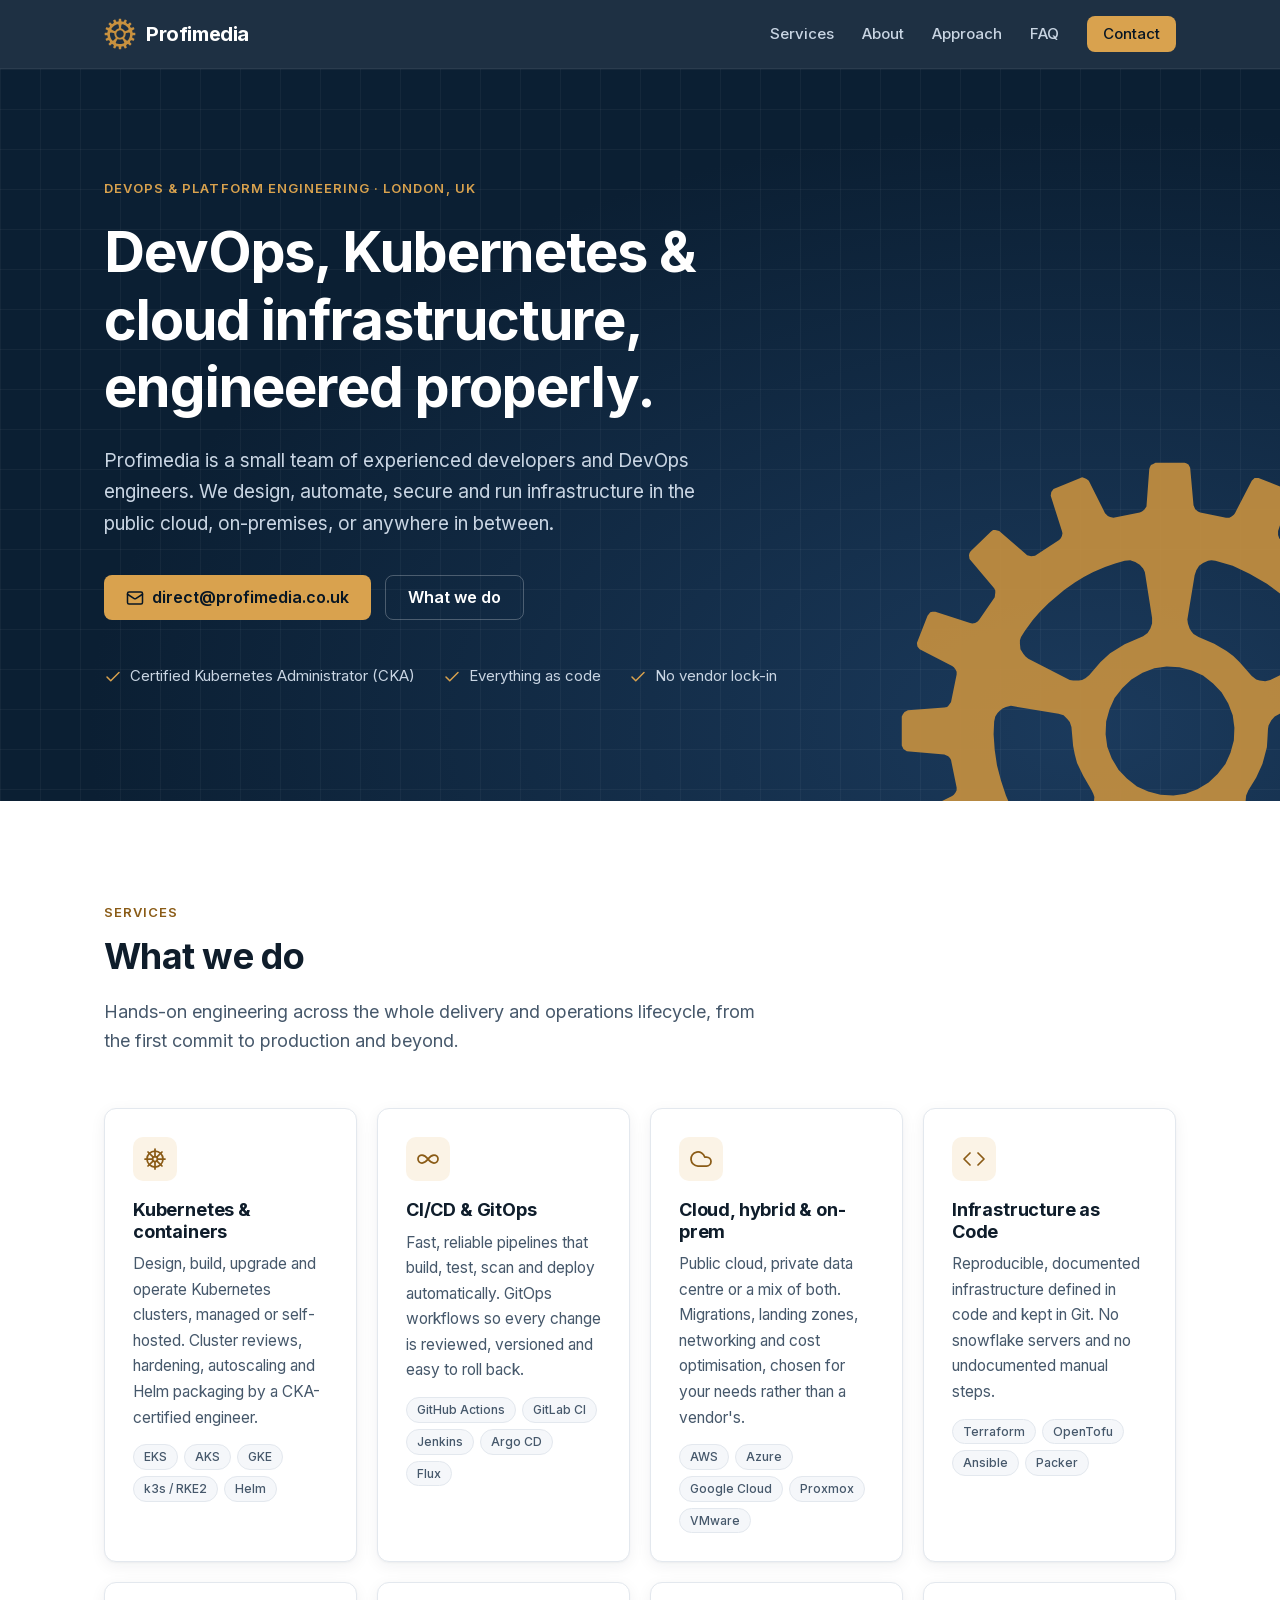
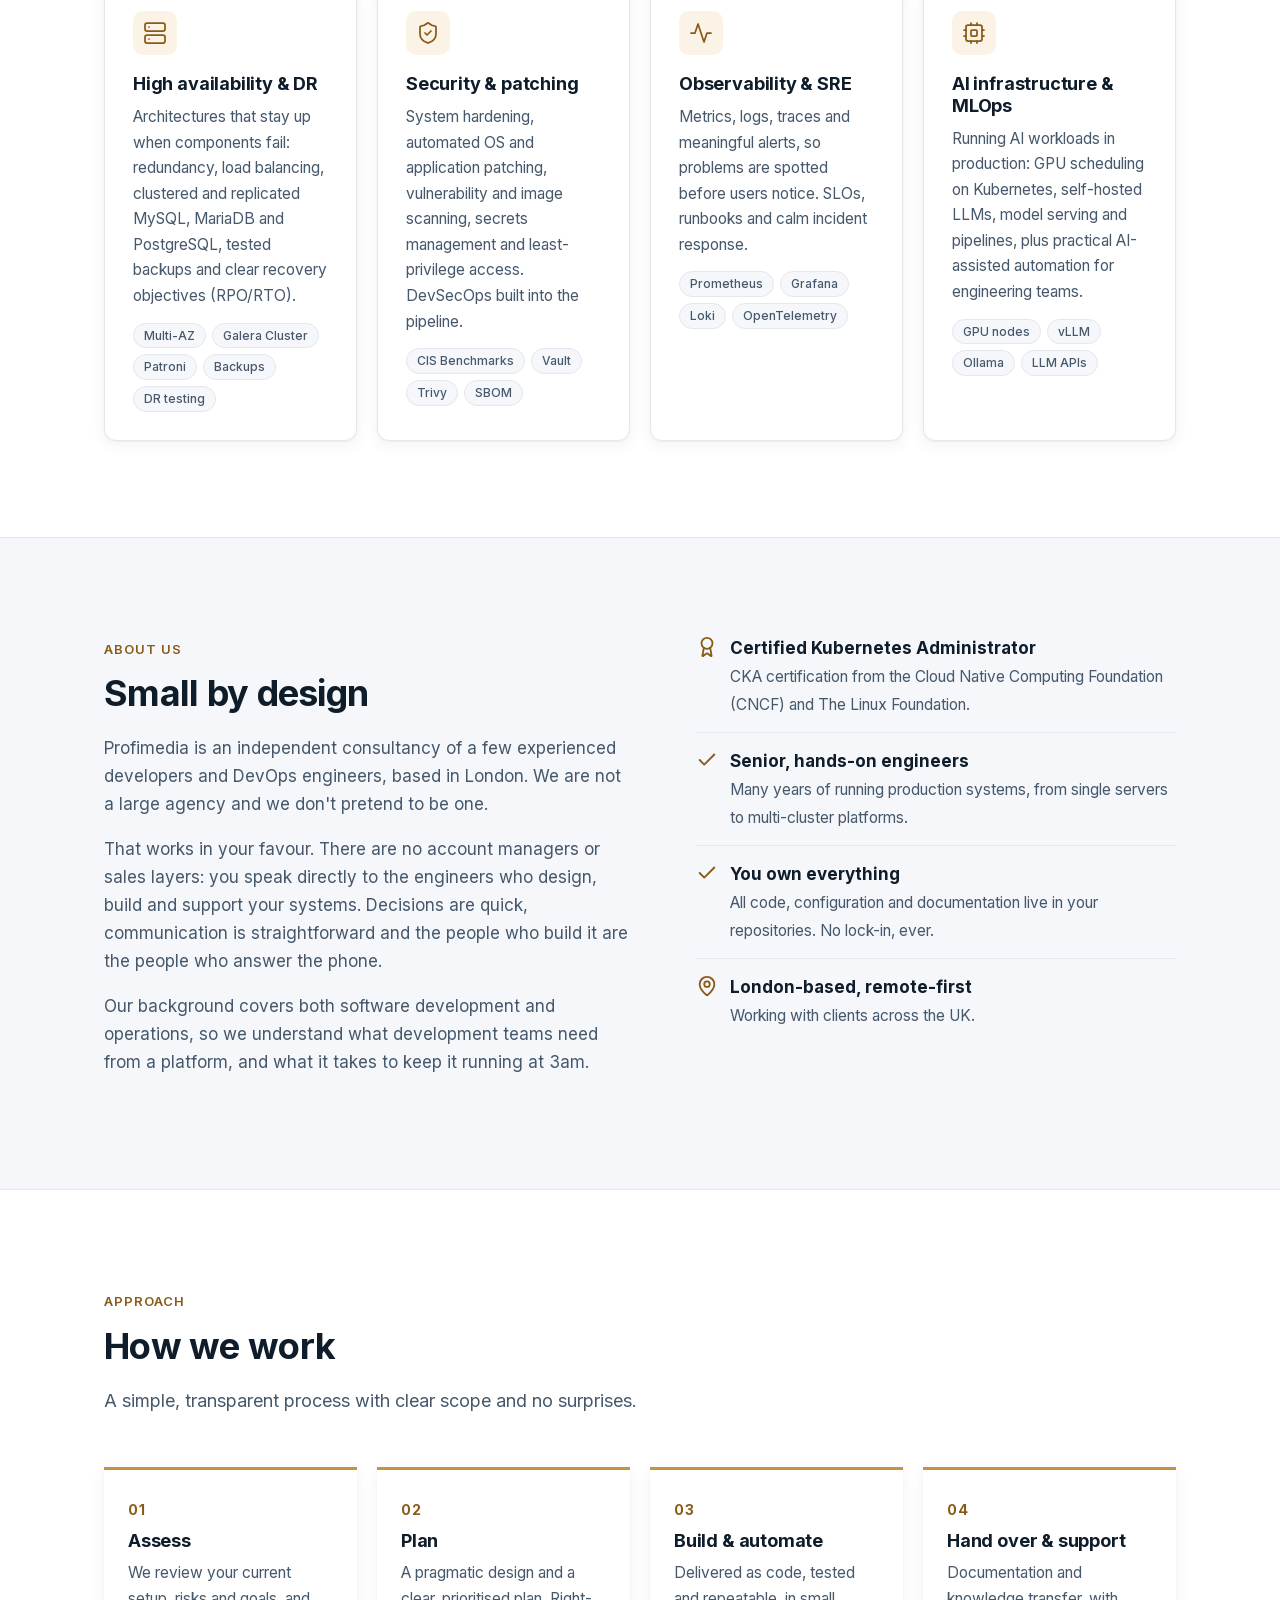
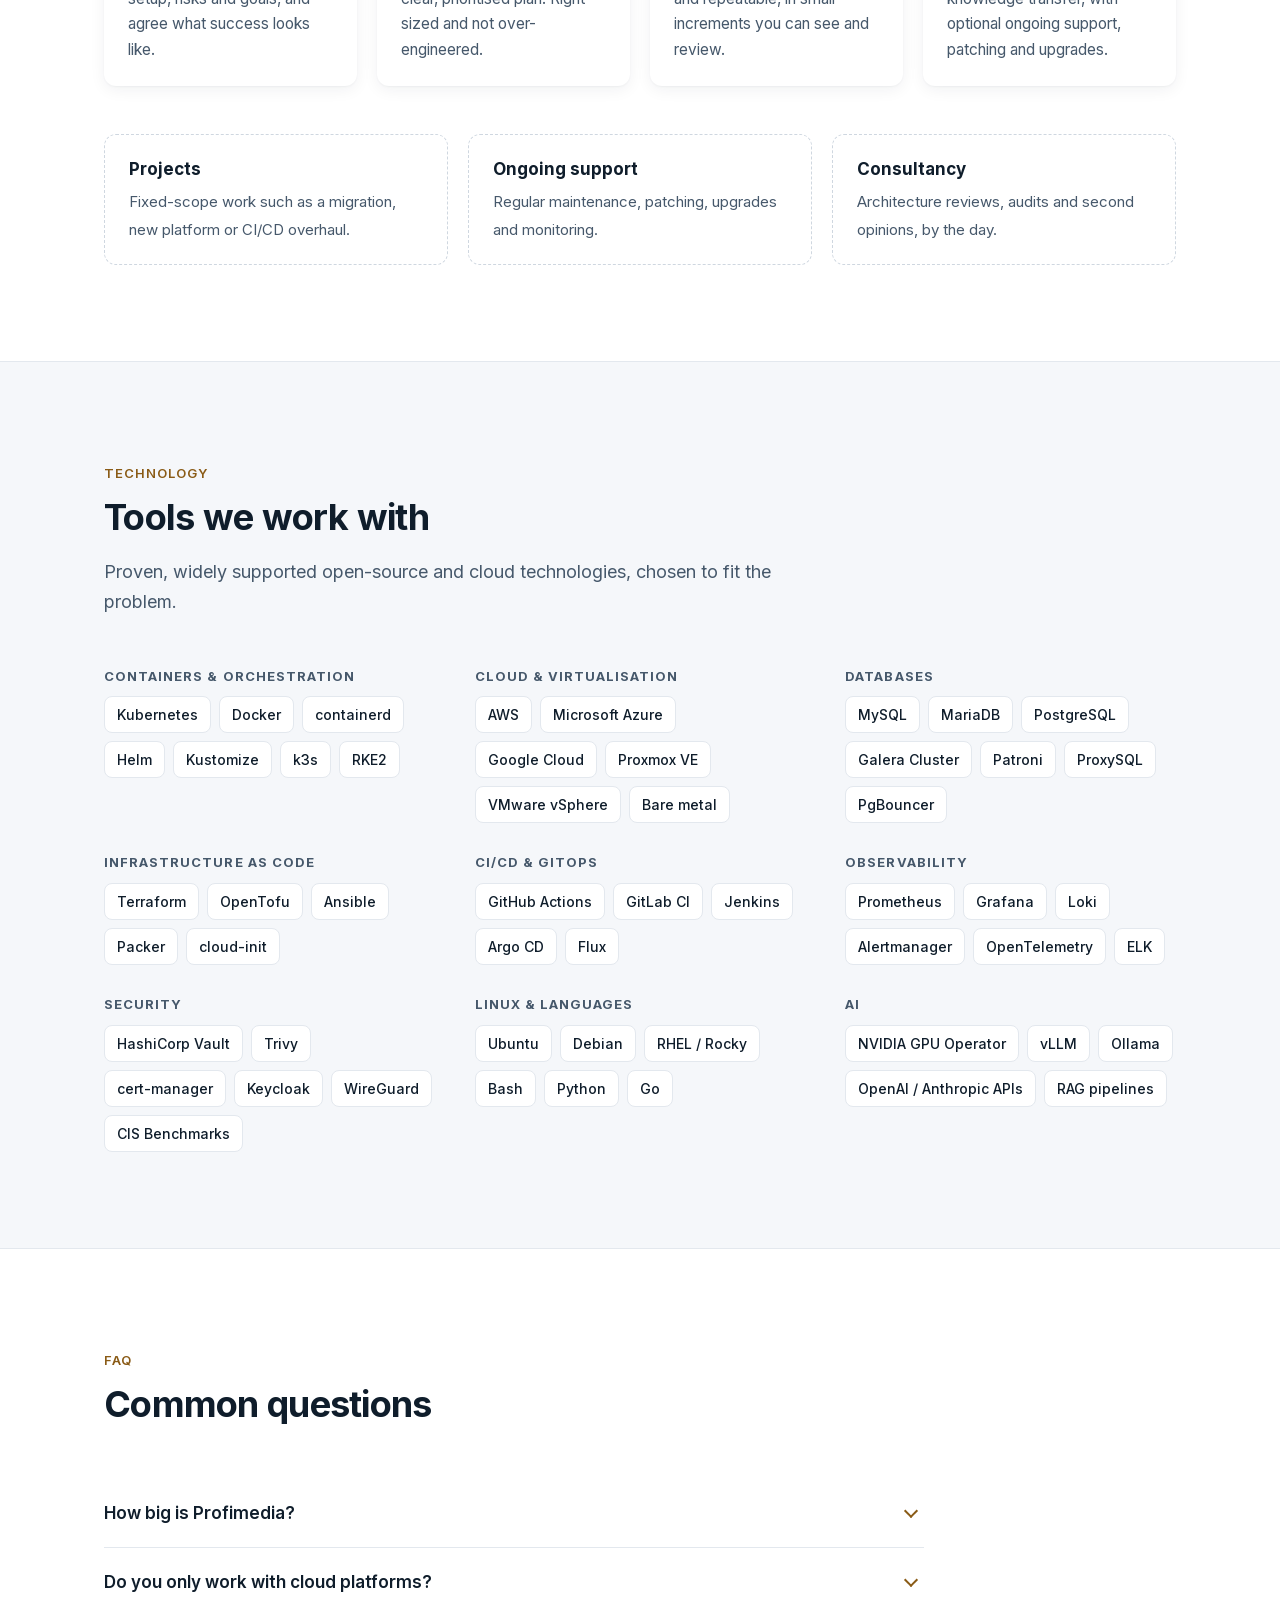
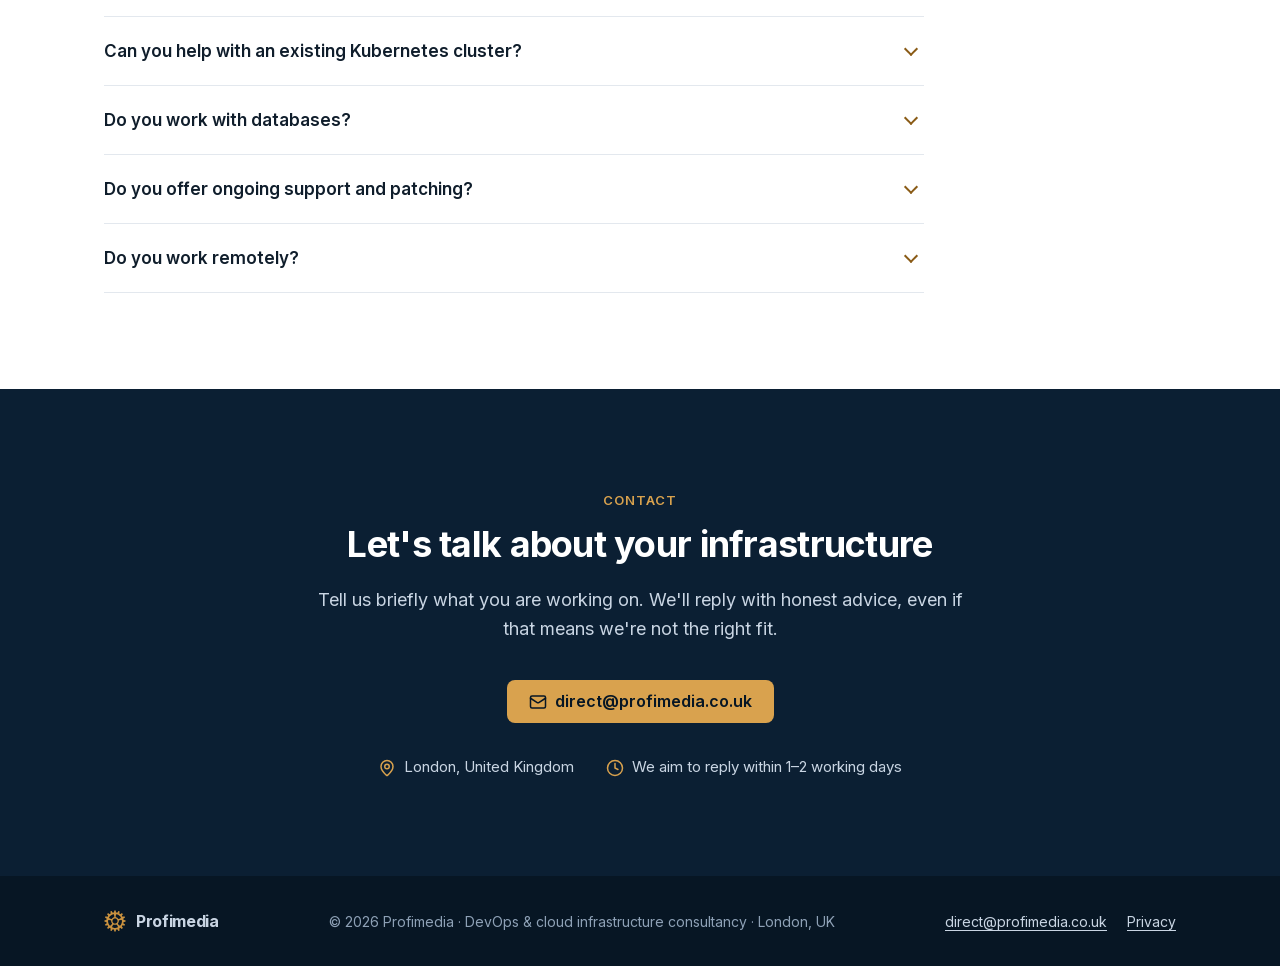
<file: index.html>
<!DOCTYPE html>
<html lang="en-GB">
<head>
  <meta charset="utf-8">
  <meta name="viewport" content="width=device-width, initial-scale=1">
  <title>Profimedia | DevOps, Kubernetes &amp; Cloud Infrastructure Consultancy in London</title>
  <meta name="description" content="Profimedia is a small London-based team of DevOps engineers. Kubernetes (CKA), CI/CD, cloud, hybrid and on-prem, high availability, MySQL, MariaDB and PostgreSQL, security, patching and AI.">
  <link rel="canonical" href="https://www.profimedia.co.uk/">
  <meta name="robots" content="index, follow, max-image-preview:large">
  <meta name="theme-color" content="#0b1f33">
  <meta name="author" content="Profimedia">

  <meta property="og:type" content="website">
  <meta property="og:site_name" content="Profimedia">
  <meta property="og:locale" content="en_GB">
  <meta property="og:url" content="https://www.profimedia.co.uk/">
  <meta property="og:title" content="Profimedia | DevOps, Kubernetes &amp; Cloud Infrastructure">
  <meta property="og:description" content="A small London-based team of DevOps engineers. Kubernetes, CI/CD, cloud, hybrid and on-prem, high availability, security and AI infrastructure.">
  <meta property="og:image" content="https://www.profimedia.co.uk/assets/img/og-image.png">
  <meta property="og:image:width" content="1200">
  <meta property="og:image:height" content="630">
  <meta property="og:image:alt" content="Profimedia – DevOps, Kubernetes and cloud infrastructure">
  <meta name="twitter:card" content="summary_large_image">
  <meta name="twitter:title" content="Profimedia | DevOps, Kubernetes &amp; Cloud Infrastructure">
  <meta name="twitter:description" content="A small London-based team of DevOps engineers. Kubernetes, CI/CD, cloud, hybrid and on-prem, high availability, security and AI infrastructure.">
  <meta name="twitter:image" content="https://www.profimedia.co.uk/assets/img/og-image.png">

  <link rel="icon" href="/favicon.ico" sizes="32x32">
  <link rel="icon" href="/favicon.svg" type="image/svg+xml">
  <link rel="apple-touch-icon" href="/apple-touch-icon.png">
  <link rel="manifest" href="/site.webmanifest">

  <link rel="preload" href="/assets/fonts/inter-latin-var.woff2" as="font" type="font/woff2" crossorigin>
  <link rel="stylesheet" href="/assets/css/style.css">

  <script type="application/ld+json">
  {
    "@context": "https://schema.org",
    "@graph": [
      {
        "@type": "ProfessionalService",
        "@id": "https://www.profimedia.co.uk/#organization",
        "name": "Profimedia",
        "url": "https://www.profimedia.co.uk/",
        "logo": "https://www.profimedia.co.uk/assets/img/icon-512.png",
        "image": "https://www.profimedia.co.uk/assets/img/og-image.png",
        "email": "direct@profimedia.co.uk",
        "description": "Small London-based DevOps and cloud infrastructure consultancy: Kubernetes, CI/CD, cloud, hybrid and on-premises infrastructure, high availability, security, patching and AI infrastructure.",
        "address": {
          "@type": "PostalAddress",
          "addressLocality": "London",
          "addressCountry": "GB"
        },
        "areaServed": { "@type": "Country", "name": "United Kingdom" },
        "knowsAbout": [
          "DevOps", "Kubernetes", "Certified Kubernetes Administrator (CKA)", "Continuous Integration",
          "Continuous Delivery", "GitOps", "Infrastructure as Code", "Terraform", "Ansible",
          "Cloud computing", "Amazon Web Services", "Microsoft Azure", "Google Cloud",
          "Hybrid cloud", "On-premises infrastructure", "High availability", "Disaster recovery",
          "MySQL", "MariaDB", "PostgreSQL", "Galera Cluster", "Database replication",
          "Linux", "Security hardening", "Patch management", "DevSecOps", "Observability",
          "Site Reliability Engineering", "MLOps", "AI infrastructure", "Large language models"
        ],
        "contactPoint": {
          "@type": "ContactPoint",
          "contactType": "sales",
          "email": "direct@profimedia.co.uk",
          "areaServed": "GB",
          "availableLanguage": ["en"]
        }
      },
      {
        "@type": "WebSite",
        "@id": "https://www.profimedia.co.uk/#website",
        "url": "https://www.profimedia.co.uk/",
        "name": "Profimedia",
        "inLanguage": "en-GB",
        "publisher": { "@id": "https://www.profimedia.co.uk/#organization" }
      },
      {
        "@type": "FAQPage",
        "@id": "https://www.profimedia.co.uk/#faq",
        "mainEntity": [
          {
            "@type": "Question",
            "name": "How big is Profimedia?",
            "acceptedAnswer": { "@type": "Answer", "text": "We are deliberately small: a few experienced developers and DevOps engineers. You work directly with the engineers doing the work, with no account managers or sales layers in between." }
          },
          {
            "@type": "Question",
            "name": "Do you only work with cloud platforms?",
            "acceptedAnswer": { "@type": "Answer", "text": "No. We work across public cloud (AWS, Azure, Google Cloud), on-premises and bare-metal environments, and hybrid set-ups that combine both." }
          },
          {
            "@type": "Question",
            "name": "Can you help with an existing Kubernetes cluster?",
            "acceptedAnswer": { "@type": "Answer", "text": "Yes. We regularly review, upgrade, secure and stabilise existing clusters, as well as build new ones. Our team includes a Certified Kubernetes Administrator (CKA)." }
          },
          {
            "@type": "Question",
            "name": "Do you work with databases?",
            "acceptedAnswer": { "@type": "Answer", "text": "Yes. We install, tune, upgrade and migrate MySQL, MariaDB and PostgreSQL, and build highly available set-ups such as MariaDB Galera Cluster and PostgreSQL replication with Patroni, including backups and point-in-time recovery." }
          },
          {
            "@type": "Question",
            "name": "Do you offer ongoing support and patching?",
            "acceptedAnswer": { "@type": "Answer", "text": "Yes. Alongside one-off projects we offer ongoing arrangements covering OS and application patching, Kubernetes upgrades, monitoring and general infrastructure maintenance." }
          },
          {
            "@type": "Question",
            "name": "Do you work remotely?",
            "acceptedAnswer": { "@type": "Answer", "text": "We are remote-first and based in London. We work with clients across the UK, and can meet on site in London when useful." }
          }
        ]
      }
    ]
  }
  </script>
</head>
<body>
  <a class="skip-link" href="#main">Skip to content</a>

  <header class="site-header">
    <div class="container">
      <a class="brand" href="/" aria-label="Profimedia home">
        <img src="/assets/img/logo.svg" alt="" width="32" height="32">
        Profimedia
      </a>
      <nav class="nav" aria-label="Main">
        <a href="#services">Services</a>
        <a href="#about">About</a>
        <a href="#approach">Approach</a>
        <a href="#faq">FAQ</a>
        <a class="btn btn-primary" href="#contact">Contact</a>
      </nav>
    </div>
  </header>

  <main id="main">
    <section class="hero">
      <img class="hero-cog" src="/assets/img/logo.svg" alt="" width="560" height="560">
      <div class="container">
        <div class="hero-content">
          <span class="eyebrow">DevOps &amp; platform engineering · London, UK</span>
          <h1>DevOps, Kubernetes &amp; cloud infrastructure, engineered properly.</h1>
          <p class="lead">Profimedia is a small team of experienced developers and DevOps engineers. We design, automate, secure and run infrastructure in the public cloud, on-premises, or anywhere in between.</p>
          <div class="hero-actions">
            <a class="btn btn-primary" href="mailto:direct@profimedia.co.uk">
              <svg viewBox="0 0 24 24" fill="none" stroke="currentColor" stroke-width="2" stroke-linecap="round" stroke-linejoin="round" aria-hidden="true"><rect x="2" y="4" width="20" height="16" rx="2"/><path d="m22 7-8.97 5.7a1.94 1.94 0 0 1-2.06 0L2 7"/></svg>
              direct@profimedia.co.uk
            </a>
            <a class="btn btn-ghost" href="#services">What we do</a>
          </div>
          <ul class="hero-facts">
            <li><svg viewBox="0 0 24 24" fill="none" stroke="currentColor" stroke-width="2" stroke-linecap="round" stroke-linejoin="round" aria-hidden="true"><path d="M20 6 9 17l-5-5"/></svg>Certified Kubernetes Administrator (CKA)</li>
            <li><svg viewBox="0 0 24 24" fill="none" stroke="currentColor" stroke-width="2" stroke-linecap="round" stroke-linejoin="round" aria-hidden="true"><path d="M20 6 9 17l-5-5"/></svg>Everything as code</li>
            <li><svg viewBox="0 0 24 24" fill="none" stroke="currentColor" stroke-width="2" stroke-linecap="round" stroke-linejoin="round" aria-hidden="true"><path d="M20 6 9 17l-5-5"/></svg>No vendor lock-in</li>
          </ul>
        </div>
      </div>
    </section>

    <section class="section" id="services" aria-labelledby="services-title">
      <div class="container">
        <div class="section-head">
          <span class="eyebrow">Services</span>
          <h2 id="services-title">What we do</h2>
          <p>Hands-on engineering across the whole delivery and operations lifecycle, from the first commit to production and beyond.</p>
        </div>

        <div class="grid services">
          <article class="card">
            <div class="icon"><svg viewBox="0 0 24 24" fill="none" stroke="currentColor" stroke-width="1.75" stroke-linecap="round" stroke-linejoin="round" aria-hidden="true"><circle cx="12" cy="12" r="8"/><path d="M12 2v7.5"/><path d="m19 5-5.23 5.23"/><path d="M22 12h-7.5"/><path d="m19 19-5.23-5.23"/><path d="M12 14.5V22"/><path d="M10.23 13.77 5 19"/><path d="M9.5 12H2"/><path d="M10.23 10.23 5 5"/><circle cx="12" cy="12" r="2.5"/></svg></div>
            <h3>Kubernetes &amp; containers</h3>
            <p>Design, build, upgrade and operate Kubernetes clusters, managed or self-hosted. Cluster reviews, hardening, autoscaling and Helm packaging by a CKA-certified engineer.</p>
            <ul class="tags"><li>EKS</li><li>AKS</li><li>GKE</li><li>k3s / RKE2</li><li>Helm</li></ul>
          </article>

          <article class="card">
            <div class="icon"><svg viewBox="0 0 24 24" fill="none" stroke="currentColor" stroke-width="1.75" stroke-linecap="round" stroke-linejoin="round" aria-hidden="true"><path d="M12 12c-2-2.67-4-4-6-4a4 4 0 1 0 0 8c2 0 4-1.33 6-4Zm0 0c2 2.67 4 4 6 4a4 4 0 0 0 0-8c-2 0-4 1.33-6 4Z"/></svg></div>
            <h3>CI/CD &amp; GitOps</h3>
            <p>Fast, reliable pipelines that build, test, scan and deploy automatically. GitOps workflows so every change is reviewed, versioned and easy to roll back.</p>
            <ul class="tags"><li>GitHub Actions</li><li>GitLab CI</li><li>Jenkins</li><li>Argo CD</li><li>Flux</li></ul>
          </article>

          <article class="card">
            <div class="icon"><svg viewBox="0 0 24 24" fill="none" stroke="currentColor" stroke-width="1.75" stroke-linecap="round" stroke-linejoin="round" aria-hidden="true"><path d="M17.5 19H9a7 7 0 1 1 6.71-9h1.79a4.5 4.5 0 1 1 0 9Z"/></svg></div>
            <h3>Cloud, hybrid &amp; on-prem</h3>
            <p>Public cloud, private data centre or a mix of both. Migrations, landing zones, networking and cost optimisation, chosen for your needs rather than a vendor's.</p>
            <ul class="tags"><li>AWS</li><li>Azure</li><li>Google Cloud</li><li>Proxmox</li><li>VMware</li></ul>
          </article>

          <article class="card">
            <div class="icon"><svg viewBox="0 0 24 24" fill="none" stroke="currentColor" stroke-width="1.75" stroke-linecap="round" stroke-linejoin="round" aria-hidden="true"><path d="m16 18 6-6-6-6"/><path d="m8 6-6 6 6 6"/></svg></div>
            <h3>Infrastructure as Code</h3>
            <p>Reproducible, documented infrastructure defined in code and kept in Git. No snowflake servers and no undocumented manual steps.</p>
            <ul class="tags"><li>Terraform</li><li>OpenTofu</li><li>Ansible</li><li>Packer</li></ul>
          </article>

          <article class="card">
            <div class="icon"><svg viewBox="0 0 24 24" fill="none" stroke="currentColor" stroke-width="1.75" stroke-linecap="round" stroke-linejoin="round" aria-hidden="true"><rect x="2" y="2" width="20" height="8" rx="2"/><rect x="2" y="14" width="20" height="8" rx="2"/><path d="M6 6h.01"/><path d="M6 18h.01"/></svg></div>
            <h3>High availability &amp; DR</h3>
            <p>Architectures that stay up when components fail: redundancy, load balancing, clustered and replicated MySQL, MariaDB and PostgreSQL, tested backups and clear recovery objectives (RPO/RTO).</p>
            <ul class="tags"><li>Multi-AZ</li><li>Galera Cluster</li><li>Patroni</li><li>Backups</li><li>DR testing</li></ul>
          </article>

          <article class="card">
            <div class="icon"><svg viewBox="0 0 24 24" fill="none" stroke="currentColor" stroke-width="1.75" stroke-linecap="round" stroke-linejoin="round" aria-hidden="true"><path d="M20 13c0 5-3.5 7.5-7.66 8.95a1 1 0 0 1-.67-.01C7.5 20.5 4 18 4 13V6a1 1 0 0 1 1-1c2 0 4.5-1.2 6.24-2.72a1.17 1.17 0 0 1 1.52 0C14.51 3.81 17 5 19 5a1 1 0 0 1 1 1z"/><path d="m9 12 2 2 4-4"/></svg></div>
            <h3>Security &amp; patching</h3>
            <p>System hardening, automated OS and application patching, vulnerability and image scanning, secrets management and least-privilege access. DevSecOps built into the pipeline.</p>
            <ul class="tags"><li>CIS Benchmarks</li><li>Vault</li><li>Trivy</li><li>SBOM</li></ul>
          </article>

          <article class="card">
            <div class="icon"><svg viewBox="0 0 24 24" fill="none" stroke="currentColor" stroke-width="1.75" stroke-linecap="round" stroke-linejoin="round" aria-hidden="true"><path d="M22 12h-4l-3 9L9 3l-3 9H2"/></svg></div>
            <h3>Observability &amp; SRE</h3>
            <p>Metrics, logs, traces and meaningful alerts, so problems are spotted before users notice. SLOs, runbooks and calm incident response.</p>
            <ul class="tags"><li>Prometheus</li><li>Grafana</li><li>Loki</li><li>OpenTelemetry</li></ul>
          </article>

          <article class="card">
            <div class="icon"><svg viewBox="0 0 24 24" fill="none" stroke="currentColor" stroke-width="1.75" stroke-linecap="round" stroke-linejoin="round" aria-hidden="true"><rect x="4" y="4" width="16" height="16" rx="2"/><rect x="9" y="9" width="6" height="6" rx="1"/><path d="M15 2v2"/><path d="M15 20v2"/><path d="M2 15h2"/><path d="M2 9h2"/><path d="M20 15h2"/><path d="M20 9h2"/><path d="M9 2v2"/><path d="M9 20v2"/></svg></div>
            <h3>AI infrastructure &amp; MLOps</h3>
            <p>Running AI workloads in production: GPU scheduling on Kubernetes, self-hosted LLMs, model serving and pipelines, plus practical AI-assisted automation for engineering teams.</p>
            <ul class="tags"><li>GPU nodes</li><li>vLLM</li><li>Ollama</li><li>LLM APIs</li></ul>
          </article>
        </div>
      </div>
    </section>

    <section class="section section-alt" id="about" aria-labelledby="about-title">
      <div class="container split">
        <div class="prose">
          <span class="eyebrow">About us</span>
          <h2 id="about-title">Small by design</h2>
          <p>Profimedia is an independent consultancy of a few experienced developers and DevOps engineers, based in London. We are not a large agency and we don't pretend to be one.</p>
          <p>That works in your favour. There are no account managers or sales layers: you speak directly to the engineers who design, build and support your systems. Decisions are quick, communication is straightforward and the people who build it are the people who answer the phone.</p>
          <p>Our background covers both software development and operations, so we understand what development teams need from a platform, and what it takes to keep it running at 3am.</p>
        </div>
        <ul class="checklist">
          <li>
            <svg viewBox="0 0 24 24" fill="none" stroke="currentColor" stroke-width="2" stroke-linecap="round" stroke-linejoin="round" aria-hidden="true"><path d="m15.477 12.89 1.515 8.526a.5.5 0 0 1-.81.47l-3.58-2.687a1 1 0 0 0-1.197 0l-3.586 2.686a.5.5 0 0 1-.81-.469l1.514-8.526"/><circle cx="12" cy="8" r="6"/></svg>
            <div><strong>Certified Kubernetes Administrator</strong><span>CKA certification from the Cloud Native Computing Foundation (CNCF) and The Linux Foundation.</span></div>
          </li>
          <li>
            <svg viewBox="0 0 24 24" fill="none" stroke="currentColor" stroke-width="2" stroke-linecap="round" stroke-linejoin="round" aria-hidden="true"><path d="M20 6 9 17l-5-5"/></svg>
            <div><strong>Senior, hands-on engineers</strong><span>Many years of running production systems, from single servers to multi-cluster platforms.</span></div>
          </li>
          <li>
            <svg viewBox="0 0 24 24" fill="none" stroke="currentColor" stroke-width="2" stroke-linecap="round" stroke-linejoin="round" aria-hidden="true"><path d="M20 6 9 17l-5-5"/></svg>
            <div><strong>You own everything</strong><span>All code, configuration and documentation live in your repositories. No lock-in, ever.</span></div>
          </li>
          <li>
            <svg viewBox="0 0 24 24" fill="none" stroke="currentColor" stroke-width="2" stroke-linecap="round" stroke-linejoin="round" aria-hidden="true"><path d="M20 10c0 4.993-5.539 10.193-7.399 11.799a1 1 0 0 1-1.202 0C9.539 20.193 4 14.993 4 10a8 8 0 0 1 16 0"/><circle cx="12" cy="10" r="3"/></svg>
            <div><strong>London-based, remote-first</strong><span>Working with clients across the UK.</span></div>
          </li>
        </ul>
      </div>
    </section>

    <section class="section" id="approach" aria-labelledby="approach-title">
      <div class="container">
        <div class="section-head">
          <span class="eyebrow">Approach</span>
          <h2 id="approach-title">How we work</h2>
          <p>A simple, transparent process with clear scope and no surprises.</p>
        </div>
        <ol class="grid steps">
          <li class="step">
            <h3>Assess</h3>
            <p>We review your current setup, risks and goals, and agree what success looks like.</p>
          </li>
          <li class="step">
            <h3>Plan</h3>
            <p>A pragmatic design and a clear, prioritised plan. Right-sized and not over-engineered.</p>
          </li>
          <li class="step">
            <h3>Build &amp; automate</h3>
            <p>Delivered as code, tested and repeatable, in small increments you can see and review.</p>
          </li>
          <li class="step">
            <h3>Hand over &amp; support</h3>
            <p>Documentation and knowledge transfer, with optional ongoing support, patching and upgrades.</p>
          </li>
        </ol>

        <div class="engagements">
          <div><strong>Projects</strong><span>Fixed-scope work such as a migration, new platform or CI/CD overhaul.</span></div>
          <div><strong>Ongoing support</strong><span>Regular maintenance, patching, upgrades and monitoring.</span></div>
          <div><strong>Consultancy</strong><span>Architecture reviews, audits and second opinions, by the day.</span></div>
        </div>
      </div>
    </section>

    <section class="section section-alt" id="technology" aria-labelledby="tech-title">
      <div class="container">
        <div class="section-head">
          <span class="eyebrow">Technology</span>
          <h2 id="tech-title">Tools we work with</h2>
          <p>Proven, widely supported open-source and cloud technologies, chosen to fit the problem.</p>
        </div>
        <div class="grid tech">
          <div>
            <h3>Containers &amp; orchestration</h3>
            <ul class="chips"><li>Kubernetes</li><li>Docker</li><li>containerd</li><li>Helm</li><li>Kustomize</li><li>k3s</li><li>RKE2</li></ul>
          </div>
          <div>
            <h3>Cloud &amp; virtualisation</h3>
            <ul class="chips"><li>AWS</li><li>Microsoft Azure</li><li>Google Cloud</li><li>Proxmox VE</li><li>VMware vSphere</li><li>Bare metal</li></ul>
          </div>
          <div>
            <h3>Databases</h3>
            <ul class="chips"><li>MySQL</li><li>MariaDB</li><li>PostgreSQL</li><li>Galera Cluster</li><li>Patroni</li><li>ProxySQL</li><li>PgBouncer</li></ul>
          </div>
          <div>
            <h3>Infrastructure as Code</h3>
            <ul class="chips"><li>Terraform</li><li>OpenTofu</li><li>Ansible</li><li>Packer</li><li>cloud-init</li></ul>
          </div>
          <div>
            <h3>CI/CD &amp; GitOps</h3>
            <ul class="chips"><li>GitHub Actions</li><li>GitLab CI</li><li>Jenkins</li><li>Argo CD</li><li>Flux</li></ul>
          </div>
          <div>
            <h3>Observability</h3>
            <ul class="chips"><li>Prometheus</li><li>Grafana</li><li>Loki</li><li>Alertmanager</li><li>OpenTelemetry</li><li>ELK</li></ul>
          </div>
          <div>
            <h3>Security</h3>
            <ul class="chips"><li>HashiCorp Vault</li><li>Trivy</li><li>cert-manager</li><li>Keycloak</li><li>WireGuard</li><li>CIS Benchmarks</li></ul>
          </div>
          <div>
            <h3>Linux &amp; languages</h3>
            <ul class="chips"><li>Ubuntu</li><li>Debian</li><li>RHEL / Rocky</li><li>Bash</li><li>Python</li><li>Go</li></ul>
          </div>
          <div>
            <h3>AI</h3>
            <ul class="chips"><li>NVIDIA GPU Operator</li><li>vLLM</li><li>Ollama</li><li>OpenAI / Anthropic APIs</li><li>RAG pipelines</li></ul>
          </div>
        </div>
      </div>
    </section>

    <section class="section" id="faq" aria-labelledby="faq-title">
      <div class="container">
        <div class="section-head">
          <span class="eyebrow">FAQ</span>
          <h2 id="faq-title">Common questions</h2>
        </div>
        <div class="faq">
          <details>
            <summary>How big is Profimedia?</summary>
            <p>We are deliberately small: a few experienced developers and DevOps engineers. You work directly with the engineers doing the work, with no account managers or sales layers in between.</p>
          </details>
          <details>
            <summary>Do you only work with cloud platforms?</summary>
            <p>No. We work across public cloud (AWS, Azure, Google Cloud), on-premises and bare-metal environments, and hybrid set-ups that combine both.</p>
          </details>
          <details>
            <summary>Can you help with an existing Kubernetes cluster?</summary>
            <p>Yes. We regularly review, upgrade, secure and stabilise existing clusters, as well as build new ones. Our team includes a Certified Kubernetes Administrator (CKA).</p>
          </details>
          <details>
            <summary>Do you work with databases?</summary>
            <p>Yes. We install, tune, upgrade and migrate MySQL, MariaDB and PostgreSQL, and build highly available set-ups such as MariaDB Galera Cluster and PostgreSQL replication with Patroni, including backups and point-in-time recovery.</p>
          </details>
          <details>
            <summary>Do you offer ongoing support and patching?</summary>
            <p>Yes. Alongside one-off projects we offer ongoing arrangements covering OS and application patching, Kubernetes upgrades, monitoring and general infrastructure maintenance.</p>
          </details>
          <details>
            <summary>Do you work remotely?</summary>
            <p>We are remote-first and based in London. We work with clients across the UK, and can meet on site in London when useful.</p>
          </details>
        </div>
      </div>
    </section>

    <section class="section contact" id="contact" aria-labelledby="contact-title">
      <div class="container">
        <div class="section-head">
          <span class="eyebrow">Contact</span>
          <h2 id="contact-title">Let's talk about your infrastructure</h2>
          <p>Tell us briefly what you are working on. We'll reply with honest advice, even if that means we're not the right fit.</p>
        </div>
        <div class="contact-actions">
          <a class="btn btn-primary" href="mailto:direct@profimedia.co.uk?subject=Enquiry%20via%20profimedia.co.uk">
            <svg viewBox="0 0 24 24" fill="none" stroke="currentColor" stroke-width="2" stroke-linecap="round" stroke-linejoin="round" aria-hidden="true"><rect x="2" y="4" width="20" height="16" rx="2"/><path d="m22 7-8.97 5.7a1.94 1.94 0 0 1-2.06 0L2 7"/></svg>
            direct@profimedia.co.uk
          </a>
        </div>
        <ul class="contact-meta">
          <li><svg viewBox="0 0 24 24" fill="none" stroke="currentColor" stroke-width="2" stroke-linecap="round" stroke-linejoin="round" aria-hidden="true"><path d="M20 10c0 4.993-5.539 10.193-7.399 11.799a1 1 0 0 1-1.202 0C9.539 20.193 4 14.993 4 10a8 8 0 0 1 16 0"/><circle cx="12" cy="10" r="3"/></svg>London, United Kingdom</li>
          <li><svg viewBox="0 0 24 24" fill="none" stroke="currentColor" stroke-width="2" stroke-linecap="round" stroke-linejoin="round" aria-hidden="true"><circle cx="12" cy="12" r="10"/><path d="M12 6v6l4 2"/></svg>We aim to reply within 1–2 working days</li>
        </ul>
      </div>
    </section>
  </main>

  <footer class="site-footer">
    <div class="container">
      <a class="brand" href="/">
        <img src="/assets/img/logo.svg" alt="" width="22" height="22">
        Profimedia
      </a>
      <p class="copyright">&copy; 2026 Profimedia · DevOps &amp; cloud infrastructure consultancy · London, UK</p>
      <nav class="footer-links" aria-label="Footer">
        <a href="mailto:direct@profimedia.co.uk">direct@profimedia.co.uk</a>
        <a href="/privacy.html">Privacy</a>
      </nav>
    </div>
  </footer>
</body>
</html>
</file>
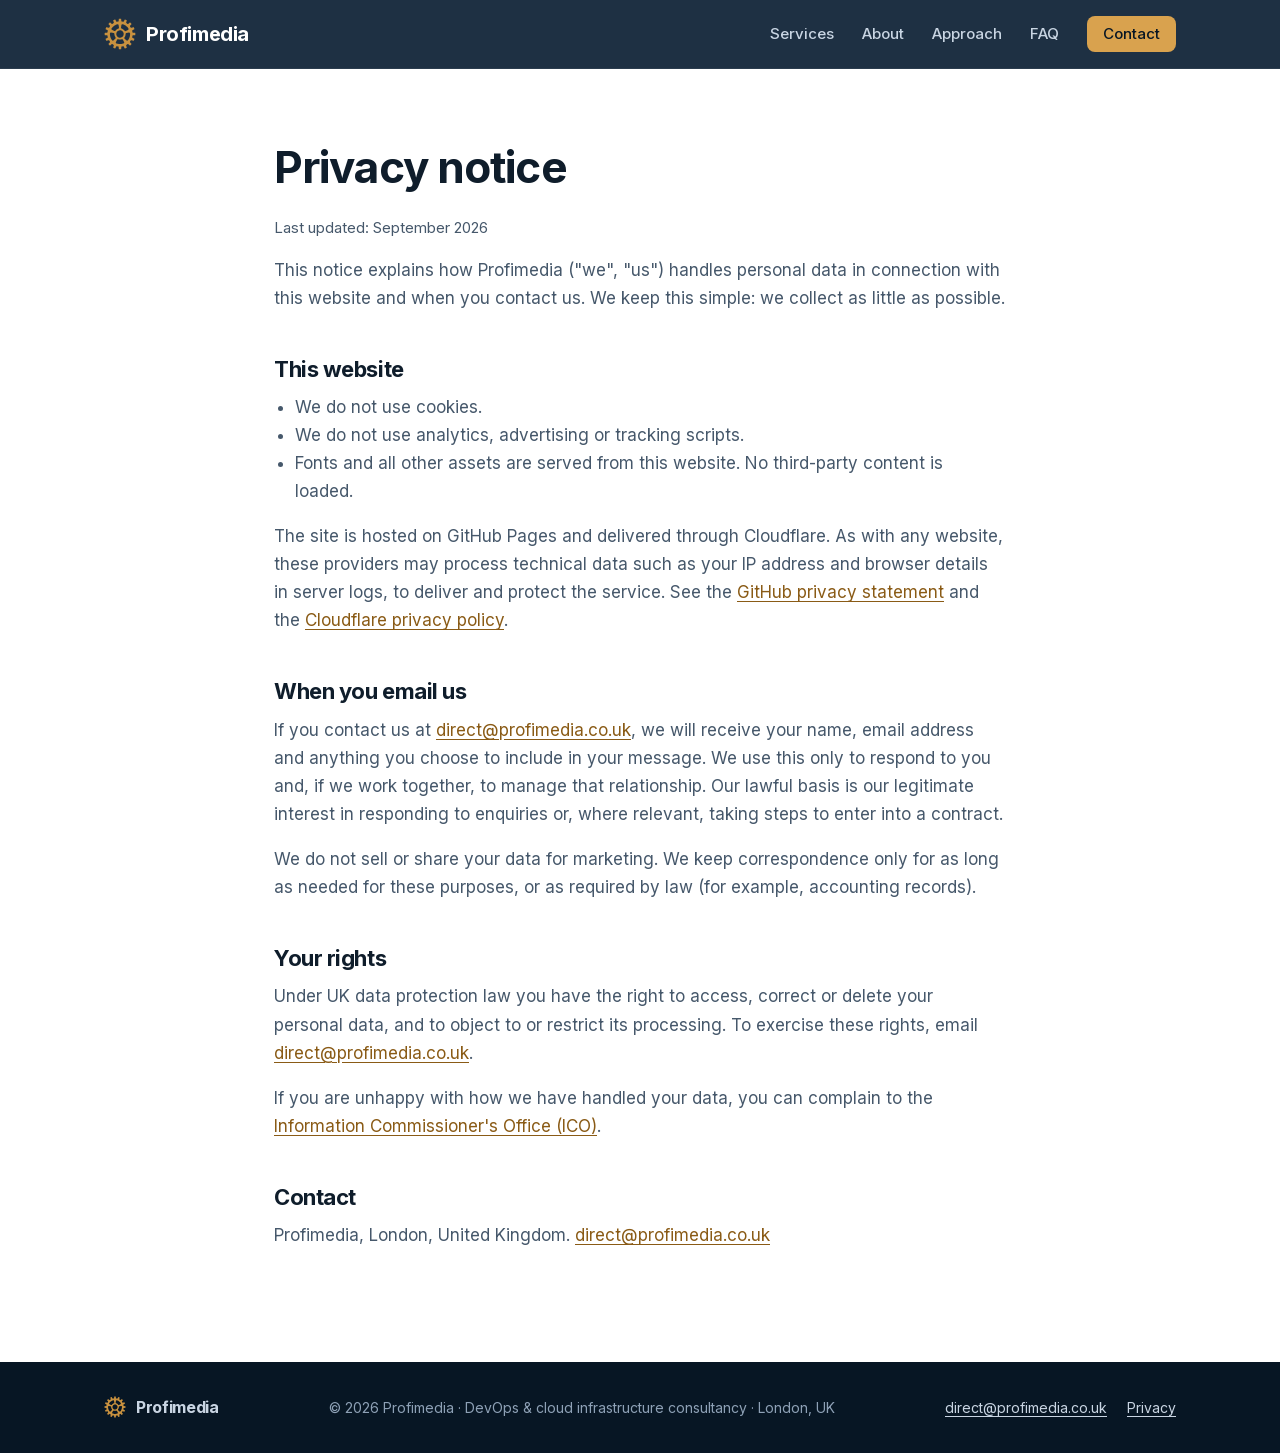
<file: privacy.html>
<!DOCTYPE html>
<html lang="en-GB">
<head>
  <meta charset="utf-8">
  <meta name="viewport" content="width=device-width, initial-scale=1">
  <meta name="theme-color" content="#0b1f33">
  <link rel="icon" href="/favicon.ico" sizes="32x32">
  <link rel="icon" href="/favicon.svg" type="image/svg+xml">
  <link rel="apple-touch-icon" href="/apple-touch-icon.png">
  <link rel="manifest" href="/site.webmanifest">
  <link rel="preload" href="/assets/fonts/inter-latin-var.woff2" as="font" type="font/woff2" crossorigin>
  <link rel="stylesheet" href="/assets/css/style.css">
  <title>Privacy notice | Profimedia</title>
  <meta name="description" content="Privacy notice for profimedia.co.uk. No cookies, no tracking and no analytics.">
  <link rel="canonical" href="https://www.profimedia.co.uk/privacy.html">
</head>
<body>
  <a class="skip-link" href="#main">Skip to content</a>

  <header class="site-header">
    <div class="container">
      <a class="brand" href="/" aria-label="Profimedia home">
        <img src="/assets/img/logo.svg" alt="" width="32" height="32">
        Profimedia
      </a>
      <nav class="nav" aria-label="Main">
        <a href="/#services">Services</a>
        <a href="/#about">About</a>
        <a href="/#approach">Approach</a>
        <a href="/#faq">FAQ</a>
        <a class="btn btn-primary" href="/#contact">Contact</a>
      </nav>
    </div>
  </header>

  <main id="main" class="page">
    <div class="container">
      <h1>Privacy notice</h1>
      <p class="updated">Last updated: September 2026</p>

      <p>This notice explains how Profimedia ("we", "us") handles personal data in connection with this website and when you contact us. We keep this simple: we collect as little as possible.</p>

      <h2>This website</h2>
      <ul>
        <li>We do not use cookies.</li>
        <li>We do not use analytics, advertising or tracking scripts.</li>
        <li>Fonts and all other assets are served from this website. No third-party content is loaded.</li>
      </ul>
      <p>The site is hosted on GitHub Pages and delivered through Cloudflare. As with any website, these providers may process technical data such as your IP address and browser details in server logs, to deliver and protect the service. See the <a href="https://docs.github.com/en/site-policy/privacy-policies/github-general-privacy-statement" rel="noopener">GitHub privacy statement</a> and the <a href="https://www.cloudflare.com/privacypolicy/" rel="noopener">Cloudflare privacy policy</a>.</p>

      <h2>When you email us</h2>
      <p>If you contact us at <a href="mailto:direct@profimedia.co.uk">direct@profimedia.co.uk</a>, we will receive your name, email address and anything you choose to include in your message. We use this only to respond to you and, if we work together, to manage that relationship. Our lawful basis is our legitimate interest in responding to enquiries or, where relevant, taking steps to enter into a contract.</p>
      <p>We do not sell or share your data for marketing. We keep correspondence only for as long as needed for these purposes, or as required by law (for example, accounting records).</p>

      <h2>Your rights</h2>
      <p>Under UK data protection law you have the right to access, correct or delete your personal data, and to object to or restrict its processing. To exercise these rights, email <a href="mailto:direct@profimedia.co.uk">direct@profimedia.co.uk</a>.</p>
      <p>If you are unhappy with how we have handled your data, you can complain to the <a href="https://ico.org.uk/make-a-complaint/" rel="noopener">Information Commissioner's Office (ICO)</a>.</p>

      <h2>Contact</h2>
      <p>Profimedia, London, United Kingdom. <a href="mailto:direct@profimedia.co.uk">direct@profimedia.co.uk</a></p>
    </div>
  </main>

  <footer class="site-footer">
    <div class="container">
      <a class="brand" href="/">
        <img src="/assets/img/logo.svg" alt="" width="22" height="22">
        Profimedia
      </a>
      <p class="copyright">&copy; 2026 Profimedia · DevOps &amp; cloud infrastructure consultancy · London, UK</p>
      <nav class="footer-links" aria-label="Footer">
        <a href="mailto:direct@profimedia.co.uk">direct@profimedia.co.uk</a>
        <a href="/privacy.html">Privacy</a>
      </nav>
    </div>
  </footer>
</body>
</html>
</file>
<file: assets/css/style.css>
@font-face {
  font-family: "Inter";
  font-style: normal;
  font-weight: 400 700;
  font-display: swap;
  src: url("../fonts/inter-latin-var.woff2") format("woff2");
}

:root {
  --navy-950: #071624;
  --navy-900: #0b1f33;
  --navy-800: #13304d;
  --navy-700: #1b3a5c;
  --ink: #0f1d2b;
  --ink-soft: #46586b;
  --line: #e3e8ee;
  --bg: #ffffff;
  --bg-soft: #f5f7fa;
  --bronze: #c8913f;
  --bronze-light: #d9a24e;
  --bronze-dark: #8a5b16;
  --radius: 12px;
  --max: 1120px;
  --shadow: 0 1px 2px rgba(15, 29, 43, .04), 0 4px 16px rgba(15, 29, 43, .06);
}

*, *::before, *::after { box-sizing: border-box; }

html { scroll-behavior: smooth; -webkit-text-size-adjust: 100%; }
@media (prefers-reduced-motion: reduce) { html { scroll-behavior: auto; } }

body {
  margin: 0;
  font-family: "Inter", system-ui, -apple-system, "Segoe UI", Roboto, "Helvetica Neue", Arial, sans-serif;
  font-size: 1.0625rem;
  line-height: 1.65;
  color: var(--ink);
  background: var(--bg);
  -webkit-font-smoothing: antialiased;
}

img, svg { display: block; max-width: 100%; }
a { color: var(--bronze-dark); text-underline-offset: 3px; }
a:hover { color: var(--ink); }
h1, h2, h3 { line-height: 1.2; letter-spacing: -.02em; margin: 0 0 .5em; }
h2 { font-size: clamp(1.75rem, 3vw, 2.25rem); }
h3 { font-size: 1.125rem; letter-spacing: -.01em; }
p { margin: 0 0 1em; }
ul { margin: 0; padding: 0; list-style: none; }

:focus-visible { outline: 3px solid var(--bronze); outline-offset: 3px; border-radius: 4px; }

.container { width: 100%; max-width: var(--max); margin: 0 auto; padding: 0 24px; }

.skip-link {
  position: absolute; left: 16px; top: -48px; z-index: 100;
  background: var(--bronze); color: var(--navy-950); padding: 8px 14px; border-radius: 6px;
  font-weight: 600; text-decoration: none;
}
.skip-link:focus { top: 12px; }

/* Header */
.site-header {
  position: sticky; top: 0; z-index: 50;
  background: rgba(11, 31, 51, .92);
  -webkit-backdrop-filter: saturate(160%) blur(10px);
  backdrop-filter: saturate(160%) blur(10px);
  border-bottom: 1px solid rgba(255, 255, 255, .06);
}
.site-header .container { display: flex; align-items: center; justify-content: space-between; height: 68px; }
.brand { display: flex; align-items: center; gap: 10px; color: #fff; text-decoration: none; font-weight: 700; font-size: 1.25rem; letter-spacing: -.02em; }
.brand:hover { color: #fff; }
.brand img { width: 32px; height: 32px; }
.nav { display: flex; align-items: center; gap: 28px; }
.nav a { color: #c9d5e3; text-decoration: none; font-size: .9375rem; font-weight: 500; }
.nav a:hover { color: #fff; }
.nav .btn { color: var(--navy-950); }

/* Buttons */
.btn {
  display: inline-flex; align-items: center; gap: 8px;
  padding: 12px 22px; border-radius: 8px;
  font-weight: 600; font-size: 1rem; text-decoration: none; line-height: 1.2;
  transition: background-color .15s ease, border-color .15s ease, color .15s ease;
}
.btn svg { width: 18px; height: 18px; }
.btn-primary { background: var(--bronze-light); color: var(--navy-950); }
.btn-primary:hover { background: #e6b263; color: var(--navy-950); }
.btn-ghost { border: 1px solid rgba(255, 255, 255, .25); color: #fff; }
.btn-ghost:hover { border-color: #fff; color: #fff; }
.nav .btn { padding: 9px 16px; font-size: .9375rem; }

/* Hero */
.hero {
  position: relative; overflow: hidden;
  background:
    linear-gradient(rgba(255, 255, 255, .04) 1px, transparent 1px) 0 0 / 40px 40px,
    linear-gradient(90deg, rgba(255, 255, 255, .04) 1px, transparent 1px) 0 0 / 40px 40px,
    radial-gradient(ellipse at 85% 90%, var(--navy-700), var(--navy-900) 65%);
  color: #fff;
  padding: 104px 0 112px;
}
.hero-cog {
  position: absolute; right: -170px; bottom: -210px;
  width: 560px; height: 560px; opacity: .9; pointer-events: none;
}
.hero .container { position: relative; }
.hero-content { max-width: 700px; }
.eyebrow {
  display: inline-block; margin-bottom: 20px;
  font-size: .8125rem; font-weight: 600; letter-spacing: .08em; text-transform: uppercase;
  color: var(--bronze-light);
}
.hero h1 { font-size: clamp(2.25rem, 5.2vw, 3.5rem); margin-bottom: 24px; }
.hero .lead { font-size: 1.1875rem; color: #c9d5e3; max-width: 620px; margin-bottom: 36px; }
.hero-actions { display: flex; flex-wrap: wrap; gap: 14px; margin-bottom: 44px; }
.hero-facts { display: flex; flex-wrap: wrap; gap: 10px 28px; color: #c9d5e3; font-size: .9375rem; }
.hero-facts li { display: flex; align-items: center; gap: 8px; }
.hero-facts svg { width: 18px; height: 18px; color: var(--bronze-light); flex: none; }

/* Sections */
.section { padding: 96px 0; }
.section-alt { background: var(--bg-soft); border-top: 1px solid var(--line); border-bottom: 1px solid var(--line); }
.section-head { max-width: 680px; margin-bottom: 52px; }
.section-head .eyebrow { color: var(--bronze-dark); margin-bottom: 12px; }
.section-head p { color: var(--ink-soft); font-size: 1.125rem; margin: 0; }

/* Services */
.grid { display: grid; gap: 20px; }
.services { grid-template-columns: repeat(auto-fill, minmax(250px, 1fr)); }
.card {
  background: #fff; border: 1px solid var(--line); border-radius: var(--radius);
  padding: 28px; box-shadow: var(--shadow);
}
.card .icon {
  width: 44px; height: 44px; border-radius: 10px; margin-bottom: 18px;
  display: grid; place-items: center;
  background: #fbf3e6; color: var(--bronze-dark);
}
.card .icon svg { width: 24px; height: 24px; }
.card p { color: var(--ink-soft); font-size: .96875rem; margin: 0 0 14px; }
.card .tags { display: flex; flex-wrap: wrap; gap: 6px; }
.card .tags li {
  font-size: .75rem; font-weight: 500; color: var(--ink-soft);
  background: var(--bg-soft); border: 1px solid var(--line); border-radius: 999px; padding: 2px 10px;
}

/* About */
.split { display: grid; grid-template-columns: 1.1fr 1fr; gap: 64px; align-items: start; }
.prose .eyebrow { color: var(--bronze-dark); margin-bottom: 12px; }
.split .prose p { color: var(--ink-soft); font-size: 1.0625rem; }
.checklist li { display: flex; gap: 12px; padding: 14px 0; border-bottom: 1px solid var(--line); }
.checklist li:first-child { padding-top: 0; }
.checklist li:last-child { border-bottom: 0; }
.checklist svg { width: 22px; height: 22px; flex: none; color: var(--bronze-dark); margin-top: 2px; }
.checklist strong { display: block; }
.checklist span { color: var(--ink-soft); font-size: .96875rem; }

/* Approach */
.steps { list-style: none; padding: 0; margin: 0; grid-template-columns: repeat(auto-fit, minmax(230px, 1fr)); counter-reset: step; }
.step { position: relative; padding: 28px 24px 24px; border-top: 3px solid var(--bronze); background: #fff; border-radius: 0 0 var(--radius) var(--radius); box-shadow: var(--shadow); }
.step::before {
  counter-increment: step; content: "0" counter(step);
  display: block; font-size: .875rem; font-weight: 700; color: var(--bronze-dark); letter-spacing: .06em; margin-bottom: 8px;
}
.step p { color: var(--ink-soft); font-size: .96875rem; margin: 0; }
.engagements { margin-top: 48px; display: grid; grid-template-columns: repeat(auto-fit, minmax(230px, 1fr)); gap: 20px; }
.engagements div { padding: 20px 24px; border: 1px dashed #cfd7e0; border-radius: var(--radius); }
.engagements strong { display: block; margin-bottom: 4px; }
.engagements span { color: var(--ink-soft); font-size: .9375rem; }

/* Tech */
.tech { grid-template-columns: repeat(auto-fill, minmax(300px, 1fr)); gap: 32px 40px; }
.tech h3 { font-size: .8125rem; text-transform: uppercase; letter-spacing: .08em; color: var(--ink-soft); margin-bottom: 12px; }
.chips { display: flex; flex-wrap: wrap; gap: 8px; }
.chips li { font-size: .875rem; font-weight: 500; padding: 6px 12px; border-radius: 8px; background: #fff; border: 1px solid var(--line); }

/* FAQ */
.faq { max-width: 820px; }
.faq details { border-bottom: 1px solid var(--line); }
.faq summary {
  cursor: pointer; list-style: none; padding: 20px 40px 20px 0; position: relative;
  font-weight: 600; font-size: 1.0625rem;
}
.faq summary::-webkit-details-marker { display: none; }
.faq summary::after {
  content: ""; position: absolute; right: 8px; top: 50%; width: 10px; height: 10px;
  border-right: 2px solid var(--bronze-dark); border-bottom: 2px solid var(--bronze-dark);
  transform: translateY(-70%) rotate(45deg); transition: transform .2s ease;
}
.faq details[open] summary::after { transform: translateY(-30%) rotate(-135deg); }
.faq details p { color: var(--ink-soft); padding-right: 40px; }

/* Contact */
.contact { background: var(--navy-900); color: #fff; text-align: center; }
.contact .section-head { margin: 0 auto 36px; }
.contact .section-head .eyebrow { color: var(--bronze-light); }
.contact .section-head p { color: #c9d5e3; }
.contact-actions { display: flex; justify-content: center; flex-wrap: wrap; gap: 14px; margin-bottom: 32px; }
.contact-meta { display: flex; justify-content: center; flex-wrap: wrap; gap: 10px 32px; color: #c9d5e3; font-size: .9375rem; }
.contact-meta li { display: flex; align-items: center; gap: 8px; }
.contact-meta svg { width: 18px; height: 18px; color: var(--bronze-light); }

/* Footer */
.site-footer { background: var(--navy-950); color: #8ea1b6; font-size: .875rem; padding: 32px 0; }
.site-footer .container { display: flex; flex-wrap: wrap; justify-content: space-between; align-items: center; gap: 16px; }
.site-footer a { color: #c9d5e3; }
.site-footer a:hover { color: #fff; }
.site-footer .brand { font-size: 1rem; }
.site-footer .brand img { width: 22px; height: 22px; }
.copyright { margin: 0; }
.footer-links { display: flex; gap: 20px; }

/* Simple pages */
.page { padding: 72px 0 96px; }
.page .container { max-width: 780px; }
.page h1 { font-size: clamp(2rem, 4vw, 2.75rem); }
.page h2 { font-size: 1.375rem; margin-top: 2em; }
.page p, .page li { color: var(--ink-soft); }
.page ul { list-style: disc; padding-left: 1.25em; margin-bottom: 1em; }
.page .updated { font-size: .9375rem; }
.not-found { min-height: calc(100vh - 68px - 90px); display: grid; place-items: center; text-align: center; }
.not-found img { width: 96px; height: 96px; margin: 0 auto 24px; }

@media (max-width: 900px) {
  .split { grid-template-columns: 1fr; gap: 40px; }
  .hero-cog { width: 420px; height: 420px; right: -180px; bottom: -180px; opacity: .35; }
}
@media (max-width: 760px) {
  .nav a:not(.btn) { display: none; }
  .hero { padding: 72px 0 80px; }
  .section { padding: 72px 0; }
  .section-head { margin-bottom: 36px; }
}
</file>
